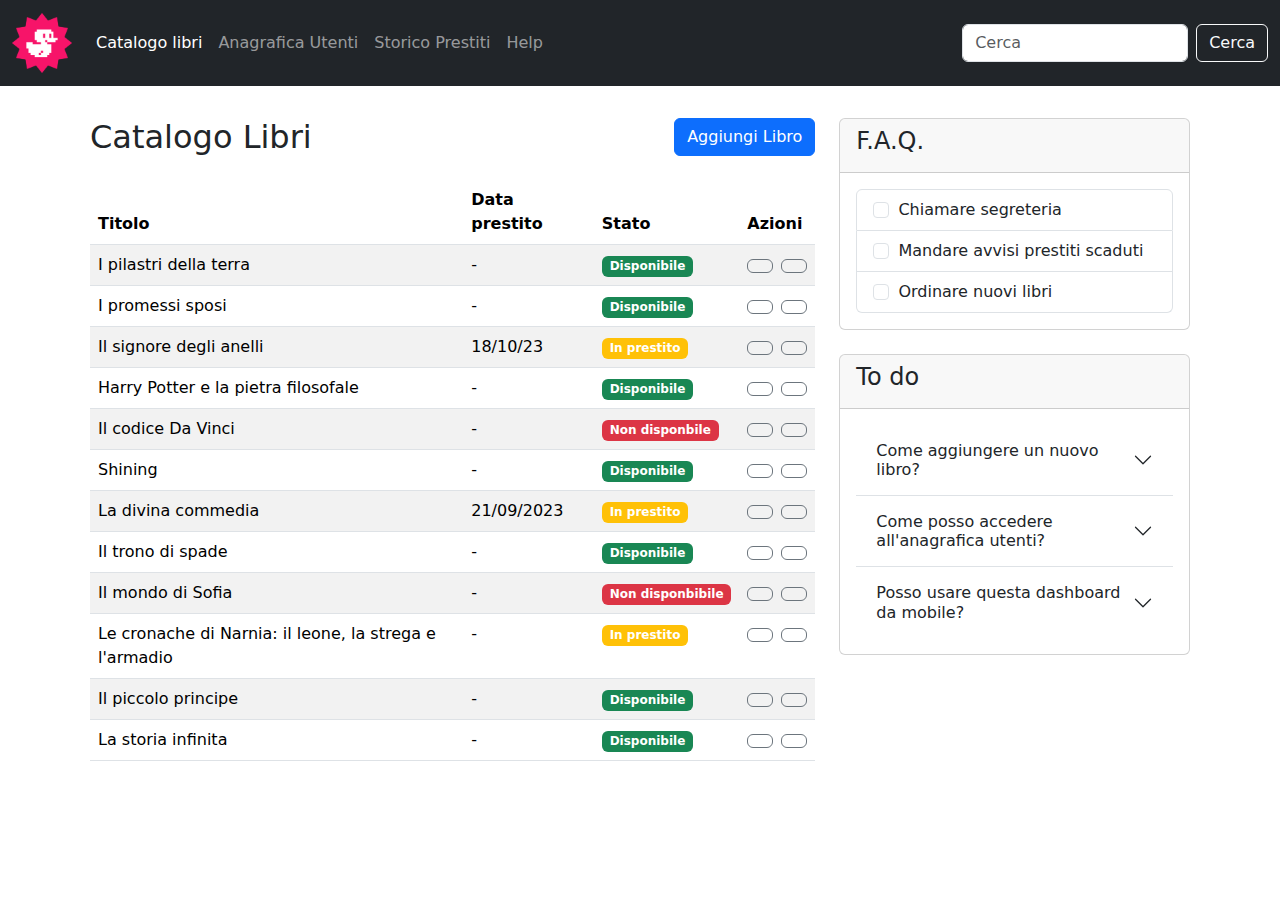
<file: index.html>
<!DOCTYPE html>
<html lang="en">
  <head>
    <meta charset="UTF-8" />
    <meta name="viewport" content="width=device-width, initial-scale=1.0" />
    <title>Document</title>
    <link rel="icon" href="./img/raccoon-logo.webp" />

    <!-- font awesome -->
    <link
      rel="stylesheet"
      href="https://cdnjs.cloudflare.com/ajax/libs/font-awesome/6.6.0/css/all.min.css"
      integrity="sha512-Kc323vGBEqzTmouAECnVceyQqyqdsSiqLQISBL29aUW4U/M7pSPA/gEUZQqv1cwx4OnYxTxve5UMg5GT6L4JJg=="
      crossorigin="anonymous"
      referrerpolicy="no-referrer"
    />
    <!-- bootstrap -->
    <link
      href="https://cdn.jsdelivr.net/npm/bootstrap@5.3.3/dist/css/bootstrap.min.css"
      rel="stylesheet"
      integrity="sha384-QWTKZyjpPEjISv5WaRU9OFeRpok6YctnYmDr5pNlyT2bRjXh0JMhjY6hW+ALEwIH"
      crossorigin="anonymous"
    />
    <!-- custom css -->
    <link rel="stylesheet" href="./css/style.css" />
  </head>
  <body>
    <!-- header -->
    <header>
      <nav class="navbar navbar-expand-lg bg-dark" data-bs-theme="dark">
        <div class="container-fluid">
          <!-- logo -->
          <a class="navbar-brand" href="./index.html"
            ><img src="./img/duck.png" alt="duck logo"
          /></a>
          <!-- navbar button -->
          <button
            class="navbar-toggler"
            type="button"
            data-bs-toggle="collapse"
            data-bs-target="#navbarSupportedContent"
            aria-controls="navbarSupportedContent"
            aria-expanded="false"
            aria-label="Toggle navigation"
          >
            <span class="navbar-toggler-icon"></span>
          </button>

          <!-- navbar items -->
          <div class="collapse navbar-collapse" id="navbarSupportedContent">
            <ul class="navbar-nav me-auto mb-2 mb-lg-0">
              <li class="nav-item">
                <a class="nav-link active" aria-current="page" href="#"
                  >Catalogo libri</a
                >
              </li>
              <li class="nav-item">
                <a class="nav-link" href="#">Anagrafica Utenti</a>
              </li>
              <li class="nav-item">
                <a class="nav-link" href="#">Storico Prestiti</a>
              </li>
              <li class="nav-item">
                <a class="nav-link" aria-disabled="true">Help</a>
              </li>
            </ul>

            <!-- searchbar -->
            <form class="d-flex" role="search" data-bs-theme="light">
              <input
                class="form-control me-2"
                type="search"
                placeholder="Cerca"
                aria-label="Search"
              />
              <button class="btn btn-outline-light text-light" type="submit">
                Cerca
              </button>
            </form>
          </div>
        </div>
      </nav>
    </header>

    <!-- main -->
    <div class="container">
      <div class="d-flex">
        <div class="row my-4 p-2">
          <div class="col-12 col-lg-8">
            <header class="d-flex justify-content-between mb-3">
              <h1 class="fs-2">Catalogo Libri</h1>
              <a href="./new-book.html" target="_blank">
                <button type="button" class="btn btn-primary">
                  Aggiungi Libro
                </button>
              </a>
            </header>
            <!-- table -->
            <table class="table table-striped">
              <thead>
                <tr>
                  <th scope="col">Titolo</th>
                  <th scope="col" class="d-none d-md-table-cell">
                    Data prestito
                  </th>
                  <th scope="col">Stato</th>
                  <th scope="col">Azioni</th>
                </tr>
              </thead>
              <tbody>
                <!-- table row 1 -->
                <tr>
                  <td>I pilastri della terra</td>
                  <td class="d-none d-md-table-cell">-</td>
                  <td>
                    <span class="badge bg-success">Disponibile</span>
                  </td>
                  <td>
                    <div class="d-flex gap-2 h-100">
                      <div>
                        <button type="button" class="btn btn-outline-secondary">
                          <i class="fa-solid fa-pencil"></i>
                        </button>
                      </div>
                      <div>
                        <button type="button" class="btn btn-outline-secondary">
                          <i class="fa-solid fa-trash-can"></i>
                        </button>
                      </div>
                    </div>
                  </td>
                </tr>
                <!-- table row 2 -->
                <tr>
                  <td>I promessi sposi</td>
                  <td class="d-none d-md-table-cell">-</td>
                  <td>
                    <span class="badge bg-success">Disponibile</span>
                  </td>
                  <td>
                    <div class="d-flex gap-2 h-100">
                      <div>
                        <button type="button" class="btn btn-outline-secondary">
                          <i class="fa-solid fa-pencil"></i>
                        </button>
                      </div>
                      <div>
                        <button type="button" class="btn btn-outline-secondary">
                          <i class="fa-solid fa-trash-can"></i>
                        </button>
                      </div>
                    </div>
                  </td>
                </tr>
                <!-- table row 3 -->
                <tr>
                  <td>Il signore degli anelli</td>
                  <td class="d-none d-md-table-cell">18/10/23</td>
                  <td>
                    <span class="badge bg-warning">In prestito</span>
                  </td>
                  <td>
                    <div class="d-flex gap-2 h-100">
                      <div>
                        <button type="button" class="btn btn-outline-secondary">
                          <i class="fa-solid fa-pencil"></i>
                        </button>
                      </div>
                      <div>
                        <button type="button" class="btn btn-outline-secondary">
                          <i class="fa-solid fa-trash-can"></i>
                        </button>
                      </div>
                    </div>
                  </td>
                </tr>
                <!-- table row  4-->
                <tr>
                  <td>Harry Potter e la pietra filosofale</td>
                  <td class="d-none d-md-table-cell">-</td>
                  <td>
                    <span class="badge bg-success">Disponibile</span>
                  </td>
                  <td>
                    <div class="d-flex gap-2 h-100">
                      <div>
                        <button type="button" class="btn btn-outline-secondary">
                          <i class="fa-solid fa-pencil"></i>
                        </button>
                      </div>
                      <div>
                        <button type="button" class="btn btn-outline-secondary">
                          <i class="fa-solid fa-trash-can"></i>
                        </button>
                      </div>
                    </div>
                  </td>
                </tr>
                <!-- table row 5 -->
                <tr>
                  <td>Il codice Da Vinci</td>
                  <td class="d-none d-md-table-cell">-</td>
                  <td>
                    <span class="badge bg-danger">Non disponbile</span>
                  </td>
                  <td>
                    <div class="d-flex gap-2 h-100">
                      <div>
                        <button type="button" class="btn btn-outline-secondary">
                          <i class="fa-solid fa-pencil"></i>
                        </button>
                      </div>
                      <div>
                        <button type="button" class="btn btn-outline-secondary">
                          <i class="fa-solid fa-trash-can"></i>
                        </button>
                      </div>
                    </div>
                  </td>
                </tr>
                <!-- table row 6 -->
                <tr>
                  <td>Shining</td>
                  <td class="d-none d-md-table-cell">-</td>
                  <td>
                    <span class="badge bg-success">Disponibile</span>
                  </td>
                  <td>
                    <div class="d-flex gap-2 h-100">
                      <div>
                        <button type="button" class="btn btn-outline-secondary">
                          <i class="fa-solid fa-pencil"></i>
                        </button>
                      </div>
                      <div>
                        <button type="button" class="btn btn-outline-secondary">
                          <i class="fa-solid fa-trash-can"></i>
                        </button>
                      </div>
                    </div>
                  </td>
                </tr>
                <!-- table row 7 -->
                <tr>
                  <td>La divina commedia</td>
                  <td class="d-none d-md-table-cell">21/09/2023</td>
                  <td>
                    <span class="badge bg-warning">In prestito</span>
                  </td>
                  <td>
                    <div class="d-flex gap-2 h-100">
                      <div>
                        <button type="button" class="btn btn-outline-secondary">
                          <i class="fa-solid fa-pencil"></i>
                        </button>
                      </div>
                      <div>
                        <button type="button" class="btn btn-outline-secondary">
                          <i class="fa-solid fa-trash-can"></i>
                        </button>
                      </div>
                    </div>
                  </td>
                </tr>
                <!-- table row 8 -->
                <tr>
                  <td>Il trono di spade</td>
                  <td class="d-none d-md-table-cell">-</td>
                  <td>
                    <span class="badge bg-success">Disponibile</span>
                  </td>
                  <td>
                    <div class="d-flex gap-2 h-100">
                      <div>
                        <button type="button" class="btn btn-outline-secondary">
                          <i class="fa-solid fa-pencil"></i>
                        </button>
                      </div>
                      <div>
                        <button type="button" class="btn btn-outline-secondary">
                          <i class="fa-solid fa-trash-can"></i>
                        </button>
                      </div>
                    </div>
                  </td>
                </tr>
                <!-- table row 9 -->
                <tr>
                  <td>Il mondo di Sofia</td>
                  <td class="d-none d-md-table-cell">-</td>
                  <td>
                    <span class="badge bg-danger">Non disponbibile</span>
                  </td>
                  <td>
                    <div class="d-flex gap-2 h-100">
                      <div>
                        <button type="button" class="btn btn-outline-secondary">
                          <i class="fa-solid fa-pencil"></i>
                        </button>
                      </div>
                      <div>
                        <button type="button" class="btn btn-outline-secondary">
                          <i class="fa-solid fa-trash-can"></i>
                        </button>
                      </div>
                    </div>
                  </td>
                </tr>
                <!-- table row 10 -->
                <tr>
                  <td>
                    Le cronache di Narnia: il leone, la strega e l'armadio
                  </td>
                  <td class="d-none d-md-table-cell">-</td>
                  <td>
                    <span class="badge bg-warning">In prestito</span>
                  </td>
                  <td>
                    <div class="d-flex gap-2 h-100">
                      <div>
                        <button type="button" class="btn btn-outline-secondary">
                          <i class="fa-solid fa-pencil"></i>
                        </button>
                      </div>
                      <div>
                        <button type="button" class="btn btn-outline-secondary">
                          <i class="fa-solid fa-trash-can"></i>
                        </button>
                      </div>
                    </div>
                  </td>
                </tr>
                <!-- table row 11 -->
                <tr>
                  <td>Il piccolo principe</td>
                  <td class="d-none d-md-table-cell">-</td>
                  <td>
                    <span class="badge bg-success">Disponibile</span>
                  </td>
                  <td>
                    <div class="d-flex gap-2 h-100">
                      <div>
                        <button type="button" class="btn btn-outline-secondary">
                          <i class="fa-solid fa-pencil"></i>
                        </button>
                      </div>
                      <div>
                        <button type="button" class="btn btn-outline-secondary">
                          <i class="fa-solid fa-trash-can"></i>
                        </button>
                      </div>
                    </div>
                  </td>
                </tr>
                <!-- table row 12-->
                <tr>
                  <td>La storia infinita</td>
                  <td class="d-none d-md-table-cell">-</td>
                  <td>
                    <span class="badge bg-success">Disponibile</span>
                  </td>
                  <td>
                    <div class="d-flex gap-2 h-100">
                      <div>
                        <button type="button" class="btn btn-outline-secondary">
                          <i class="fa-solid fa-pencil"></i>
                        </button>
                      </div>
                      <div>
                        <button type="button" class="btn btn-outline-secondary">
                          <i class="fa-solid fa-trash-can"></i>
                        </button>
                      </div>
                    </div>
                  </td>
                </tr>
              </tbody>
            </table>
          </div>
          <!-- to do list and faq -->
          <div class="col-12 col-lg-4">
            <!-- to do list -->
            <div class="card mb-4">
              <div class="card-header"><h2 class="fs-4">F.A.Q.</h2></div>
              <div class="card-body">
                <ul class="list-group">
                  <li class="list-group-item">
                    <input
                      class="form-check-input me-1"
                      type="checkbox"
                      value=""
                      id="firstCheckbox"
                    />
                    <label class="form-check-label" for="firstCheckbox"
                      >Chiamare segreteria</label
                    >
                  </li>
                  <li class="list-group-item">
                    <input
                      class="form-check-input me-1"
                      type="checkbox"
                      value=""
                      id="secondCheckbox"
                    />
                    <label class="form-check-label" for="secondCheckbox"
                      >Mandare avvisi prestiti scaduti</label
                    >
                  </li>
                  <li class="list-group-item">
                    <input
                      class="form-check-input me-1"
                      type="checkbox"
                      value=""
                      id="thirdCheckbox"
                    />
                    <label class="form-check-label" for="thirdCheckbox"
                      >Ordinare nuovi libri</label
                    >
                  </li>
                </ul>
              </div>
            </div>
            <!-- faq -->
            <div class="card mb-4">
              <div class="card-header"><h2 class="fs-4">To do</h2></div>
              <div class="card-body">
                <div
                  class="accordion accordion-flush"
                  id="accordionFlushExample"
                >
                  <div class="accordion-item">
                    <h2 class="accordion-header">
                      <button
                        class="accordion-button collapsed"
                        type="button"
                        data-bs-toggle="collapse"
                        data-bs-target="#flush-collapseOne"
                        aria-expanded="false"
                        aria-controls="flush-collapseOne"
                      >
                        Come aggiungere un nuovo libro?
                      </button>
                    </h2>
                    <div
                      id="flush-collapseOne"
                      class="accordion-collapse collapse"
                      data-bs-parent="#accordionFlushExample"
                    >
                      <div class="accordion-body">Placeholder content</div>
                    </div>
                  </div>
                  <div class="accordion-item">
                    <h2 class="accordion-header">
                      <button
                        class="accordion-button collapsed"
                        type="button"
                        data-bs-toggle="collapse"
                        data-bs-target="#flush-collapseTwo"
                        aria-expanded="false"
                        aria-controls="flush-collapseTwo"
                      >
                        Come posso accedere all'anagrafica utenti?
                      </button>
                    </h2>
                    <div
                      id="flush-collapseTwo"
                      class="accordion-collapse collapse"
                      data-bs-parent="#accordionFlushExample"
                    >
                      <div class="accordion-body">Placeholder content</div>
                    </div>
                  </div>
                  <div class="accordion-item">
                    <h2 class="accordion-header">
                      <button
                        class="accordion-button collapsed"
                        type="button"
                        data-bs-toggle="collapse"
                        data-bs-target="#flush-collapseThree"
                        aria-expanded="false"
                        aria-controls="flush-collapseThree"
                      >
                        Posso usare questa dashboard da mobile?
                      </button>
                    </h2>
                    <div
                      id="flush-collapseThree"
                      class="accordion-collapse collapse"
                      data-bs-parent="#accordionFlushExample"
                    >
                      <div class="accordion-body">
                        Spero proprio di si altrimenti non ho capito
                        l'esercizio.
                      </div>
                    </div>
                  </div>
                </div>
              </div>
            </div>
          </div>
        </div>
      </div>
    </div>

    <!-- bootstrap js -->
    <script
      src="https://cdn.jsdelivr.net/npm/bootstrap@5.3.3/dist/js/bootstrap.bundle.min.js"
      integrity="sha384-YvpcrYf0tY3lHB60NNkmXc5s9fDVZLESaAA55NDzOxhy9GkcIdslK1eN7N6jIeHz"
      crossorigin="anonymous"
    ></script>
  </body>
</html>
</file>
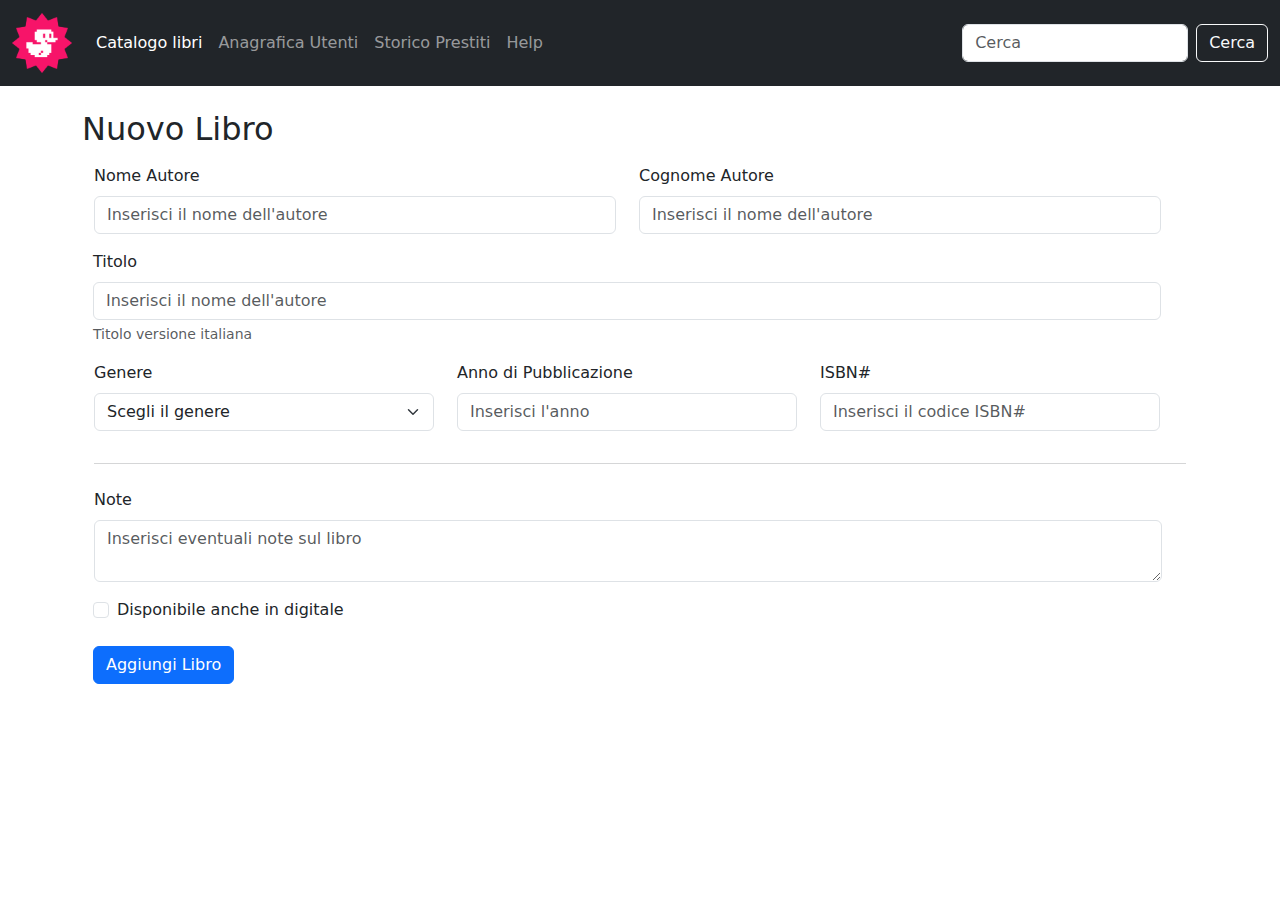
<file: new-book.html>
<!DOCTYPE html>
<html lang="en">
  <head>
    <meta charset="UTF-8" />
    <meta name="viewport" content="width=device-width, initial-scale=1.0" />
    <title>Document</title>
    <link rel="icon" href="./img/raccoon-logo.webp" />

    <!-- font awesome -->
    <link
      rel="stylesheet"
      href="https://cdnjs.cloudflare.com/ajax/libs/font-awesome/6.6.0/css/all.min.css"
      integrity="sha512-Kc323vGBEqzTmouAECnVceyQqyqdsSiqLQISBL29aUW4U/M7pSPA/gEUZQqv1cwx4OnYxTxve5UMg5GT6L4JJg=="
      crossorigin="anonymous"
      referrerpolicy="no-referrer"
    />
    <!-- bootstrap -->
    <link
      href="https://cdn.jsdelivr.net/npm/bootstrap@5.3.3/dist/css/bootstrap.min.css"
      rel="stylesheet"
      integrity="sha384-QWTKZyjpPEjISv5WaRU9OFeRpok6YctnYmDr5pNlyT2bRjXh0JMhjY6hW+ALEwIH"
      crossorigin="anonymous"
    />
    <!-- custom css -->
    <link rel="stylesheet" href="./css/style.css" />
  </head>
  <body>
    <!-- header -->
    <header>
      <nav class="navbar navbar-expand-lg bg-dark" data-bs-theme="dark">
        <div class="container-fluid">
          <!-- logo -->
          <a class="navbar-brand" href="./index.html"
            ><img src="./img/duck.png" alt="duck logo"
          /></a>
          <!-- navbar button -->
          <button
            class="navbar-toggler"
            type="button"
            data-bs-toggle="collapse"
            data-bs-target="#navbarSupportedContent"
            aria-controls="navbarSupportedContent"
            aria-expanded="false"
            aria-label="Toggle navigation"
          >
            <span class="navbar-toggler-icon"></span>
          </button>

          <!-- navbar items -->
          <div class="collapse navbar-collapse" id="navbarSupportedContent">
            <ul class="navbar-nav me-auto mb-2 mb-lg-0">
              <li class="nav-item">
                <a class="nav-link active" aria-current="page" href="#"
                  >Catalogo libri</a
                >
              </li>
              <li class="nav-item">
                <a class="nav-link" href="#">Anagrafica Utenti</a>
              </li>
              <li class="nav-item">
                <a class="nav-link" href="#">Storico Prestiti</a>
              </li>
              <li class="nav-item">
                <a class="nav-link" aria-disabled="true">Help</a>
              </li>
            </ul>

            <!-- searchbar -->
            <form class="d-flex" role="search" data-bs-theme="light">
              <input
                class="form-control me-2"
                type="search"
                placeholder="Cerca"
                aria-label="Search"
              />
              <button class="btn btn-outline-light text-light" type="submit">
                Cerca
              </button>
            </form>
          </div>
        </div>
      </nav>
    </header>

    <!-- main -->
    <div class="container">
      <header class="d-flex justify-content-between mt-4">
        <h1 class="fs-2">Nuovo Libro</h1>
      </header>
      <!-- form -->
      <div class="container">
        <form>
          <!-- row 1 -->
          <div class="row input-group">
            <!-- nome autore -->
            <div class="col-6 my-2">
              <label for="authorName" class="form-label">Nome Autore</label>
              <input
                type="text"
                class="form-control"
                id="authorName"
                placeholder="Inserisci il nome dell'autore"
                required
              />
            </div>
            <div class="col-6 my-2">
              <label for="authorLastName" class="form-label"
                >Cognome Autore</label
              >
              <input
                type="text"
                class="form-control"
                id="authorLastName"
                placeholder="Inserisci il nome dell'autore"
                required
              />
            </div>
            <!-- titolo -->
            <div class="col-12 my-2">
              <label for="title" class="form-label">Titolo</label>
              <input
                type="text"
                class="form-control"
                id="title"
                placeholder="Inserisci il nome dell'autore"
                required
              />
              <div id="authorNamehelp" class="form-text">
                Titolo versione italiana
              </div>
            </div>
          </div>
          <!-- row 2 -->
          <div class="row row-cols-lg-3 input-group">
            <!-- genere -->
            <div class="col-12 my-2">
              <label for="genre" class="form-label">Genere</label>
              <select
                class="form-select"
                aria-label="Default select example"
                id="genre"
                required
              >
                <option selected>Scegli il genere</option>
                <option value="1">Narrativa</option>
                <option value="2">Biografia</option>
                <option value="3">Fantascienza</option>
              </select>
            </div>
            <!-- anno di pubblicazione -->
            <div class="col-12 my-2">
              <label for="releaseYear" class="form-label"
                >Anno di Pubblicazione</label
              >
              <input
                type="text"
                class="form-control"
                id="releaseYear"
                placeholder="Inserisci l'anno"
                required
              />
            </div>
            <!-- ISBN -->
            <div class="col-12 my-2">
              <label for="isbn" class="form-label">ISBN#</label>
              <input
                type="text"
                class="form-control"
                id="isbn"
                placeholder="Inserisci il codice ISBN#"
                required
              />
            </div>
          </div>
          <!-- line -->
          <div class="mt-4 mb-3">
            <hr class="text-muted" />
          </div>
          <!-- row 3 -->
          <div class="row input-group">
            <!-- note -->
            <div class="col-12 my-2">
              <label for="note" class="form-label">Note</label>
              <textarea
                placeholder="Inserisci eventuali note sul libro"
                class="form-control"
                id="note"
              ></textarea>
            </div>
            <!-- digital checkbox -->
            <div class="col-12 my-2">
              <div class="mb-3 form-check">
                <input
                  type="checkbox"
                  class="form-check-input"
                  id="digitalCopy"
                />
                <label class="form-check-label" for="digitalCopy"
                  >Disponibile anche in digitale</label
                >
              </div>
            </div>
            <div class="col-12">
              <button input="submit" class="btn btn-primary">
                Aggiungi Libro
              </button>
            </div>
          </div>
        </form>
      </div>
    </div>

    <!-- bootstrap js -->
    <script
      src="https://cdn.jsdelivr.net/npm/bootstrap@5.3.3/dist/js/bootstrap.bundle.min.js"
      integrity="sha384-YvpcrYf0tY3lHB60NNkmXc5s9fDVZLESaAA55NDzOxhy9GkcIdslK1eN7N6jIeHz"
      crossorigin="anonymous"
    ></script>
  </body>
</html>
</file>
<file: css/style.css>
.navbar-brand > img {
  height: 60px;
}
</file>
